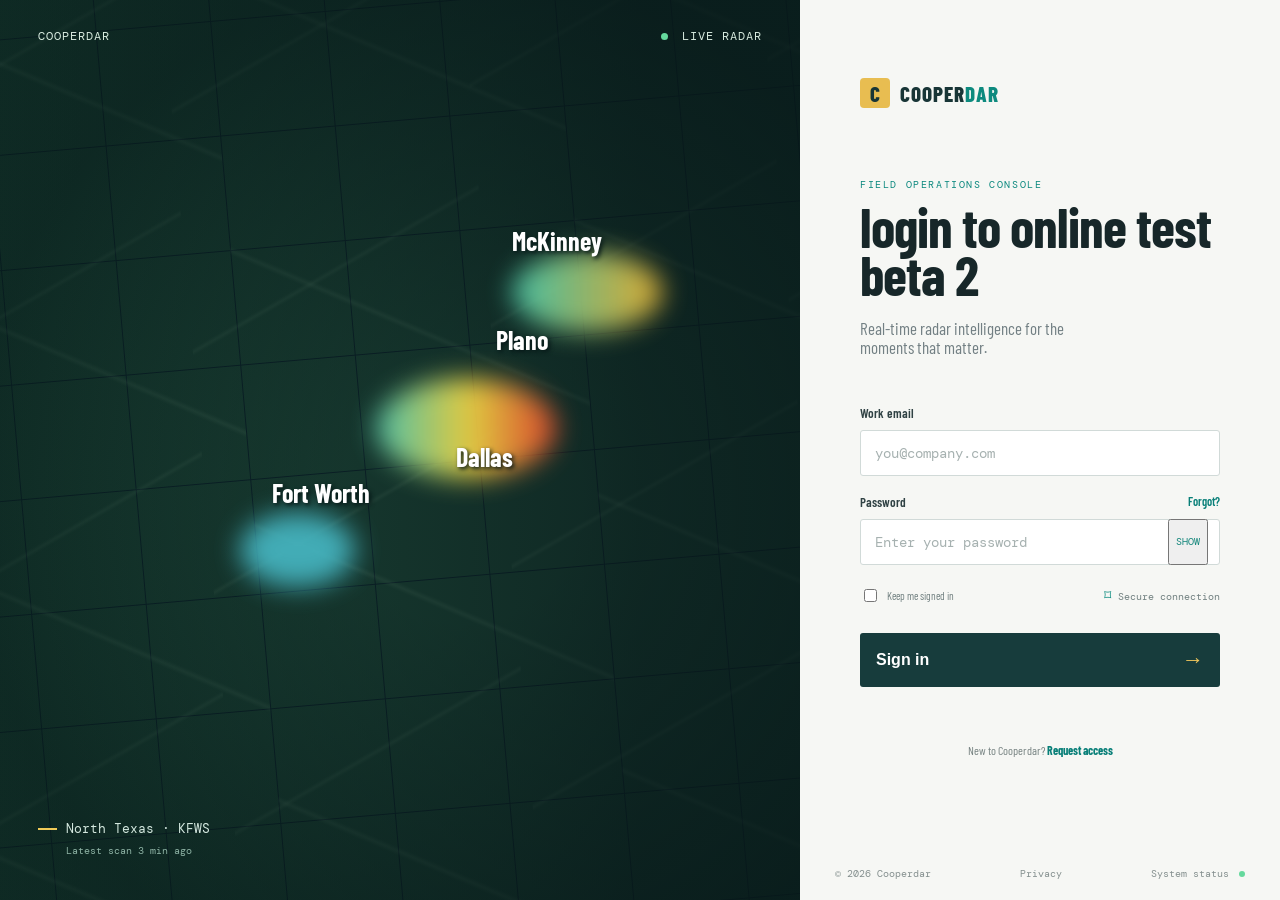
<file: login.html>
<!doctype html>
<html lang="en">
<head>
	<meta charset="utf-8">
	<meta name="viewport" content="width=device-width, initial-scale=1">
	<title>Cooperdar | Sign in</title>
	<link rel="preconnect" href="https://fonts.googleapis.com">
	<link rel="preconnect" href="https://fonts.gstatic.com" crossorigin>
	<link href="https://fonts.googleapis.com/css2?family=Barlow+Condensed:wght@500;600;700;800&family=DM+Mono:wght@400;500&display=swap" rel="stylesheet">
	<link rel="stylesheet" href="css/login.css">
</head>
<body>
	<main class="login-page">
		<section class="radar-preview" aria-label="Cooperdar live radar preview">
			<div class="preview-map"></div>
			<div class="preview-wash"></div>
			<div class="preview-top"><span>COOPERDAR</span><span><i></i> LIVE RADAR</span></div>
			<div class="preview-label fort-worth">Fort Worth</div><div class="preview-label dallas">Dallas</div><div class="preview-label plano">Plano</div><div class="preview-label mckinney">McKinney</div>
			<div class="preview-storm storm-one"></div><div class="preview-storm storm-two"></div><div class="preview-storm storm-three"></div>
			<div class="preview-caption"><span class="caption-line"></span><span>North Texas · KFWS</span><small>Latest scan 3 min ago</small></div>
		</section>
		<section class="login-panel">
			<div class="login-content">
				<div class="login-brand"><span class="brand-mark">C</span><span>COOPER<span>DAR</span></span></div>
				<div class="login-heading"><p class="eyebrow">FIELD OPERATIONS CONSOLE</p><h1>login to online test beta 2</h1><p class="intro">Real-time radar intelligence for the moments that matter.</p></div>
				<form id="login-form" novalidate>
					<label for="email">Work email</label><input id="email" name="email" type="email" autocomplete="email" placeholder="you@company.com" required>
					<label for="password">Password <a href="#reset">Forgot?</a></label><div class="password-field"><input id="password" name="password" type="password" autocomplete="current-password" placeholder="Enter your password" required><button id="toggle-password" type="button" aria-label="Show password">SHOW</button></div>
					<div class="form-options"><label class="check-label"><input type="checkbox" name="remember"><span>Keep me signed in</span></label><span class="secure"><span class="lock">⌑</span> Secure connection</span></div>
					<button class="submit-button" type="submit">Sign in <span>→</span></button><p id="form-message" class="form-message" role="status"></p>
				</form>
				<p class="request-access">New to Cooperdar? <a href="#request">Request access</a></p>
			</div>
			<footer class="login-footer"><span>© 2026 Cooperdar</span><span>Privacy</span><span>System status <i></i></span></footer>
		</section>
	</main>
	<script src="js/login.js"></script>
</body>
</html>
</file>
<file: css/login.css>
*{box-sizing:border-box}html,body{margin:0;min-height:100%;background:#101516;color:#f4f7f4;font-family:'Barlow Condensed',Arial,sans-serif}.login-page{min-height:100vh;display:grid;grid-template-columns:minmax(0,1.25fr) minmax(430px,.75fr)}.radar-preview{position:relative;overflow:hidden;min-height:100vh;background:#204d3c}.preview-map{position:absolute;inset:-4%;background-color:#204d3c;background-image:linear-gradient(28deg,transparent 44%,#8fbf9c28 45%,transparent 46%),linear-gradient(155deg,transparent 52%,#8fbf9c24 53%,transparent 54%),linear-gradient(90deg,#0b242d 1px,transparent 1px),linear-gradient(#0b242d 1px,transparent 1px);background-size:300px 240px,260px 210px,100px 100px,100px 100px;transform:rotate(-5deg) scale(1.15)}.preview-wash{position:absolute;inset:0;background:linear-gradient(90deg,#07161824,#071618aa 80%),radial-gradient(ellipse at 58% 55%,transparent 0 18%,#05181799 75%)}.preview-top{position:absolute;top:28px;left:38px;right:38px;display:flex;justify-content:space-between;font:12px 'DM Mono',monospace;letter-spacing:1px;color:#d8ebdf}.preview-top i,.login-footer i{display:inline-block;width:7px;height:7px;border-radius:50%;background:#65d99d;margin-right:6px}.preview-label{position:absolute;color:#fff;font-size:26px;font-weight:700;text-shadow:2px 2px 4px #061717;z-index:1}.fort-worth{left:34%;top:53%}.dallas{left:57%;top:49%}.plano{left:62%;top:36%}.mckinney{left:64%;top:25%}.preview-storm{position:absolute;border-radius:50%;filter:blur(13px);opacity:.9}.storm-one{width:180px;height:100px;left:47%;top:42%;background:linear-gradient(90deg,#56cfb6,#f6db44 52%,#ed482c)}.storm-two{width:115px;height:74px;left:30%;top:57%;background:#47b9c5}.storm-three{width:150px;height:80px;left:64%;top:28%;background:linear-gradient(90deg,#4bceb1,#f2b934)}.preview-caption{position:absolute;left:38px;bottom:43px;display:grid;grid-template-columns:28px auto;color:#d4e8df;font:13px 'DM Mono',monospace}.preview-caption small{grid-column:2;color:#8fb4a6;margin-top:7px;font-size:10px}.caption-line{width:19px;height:2px;margin-top:8px;background:#f0ca58}.login-panel{display:flex;flex-direction:column;background:#f6f7f4;color:#1b292a}.login-content{width:min(360px,calc(100% - 80px));margin:auto}.login-brand{display:flex;align-items:center;gap:10px;color:#183536;font-size:21px;font-weight:800;letter-spacing:1px}.brand-mark{display:grid;place-items:center;width:30px;height:30px;border-radius:4px;background:#e8bd51;color:#183536}.login-brand>span:last-child>span{color:#0d8a7e}.eyebrow{margin:70px 0 12px;color:#0b887e;font:10px 'DM Mono',monospace;letter-spacing:1.6px}.login-heading h1{margin:0;color:#172729;font-size:55px;line-height:.87;letter-spacing:-1px}.login-heading h1 em{color:#0a8b7e;font-style:normal}.intro{max-width:250px;margin:20px 0 38px;color:#738084;font-size:17px;line-height:1.15}form{display:grid;gap:9px}form>label{margin-top:9px;color:#304244;font-size:13px;font-weight:600}form>label a{float:right;color:#087f78;text-decoration:none;font-size:12px}.password-field{position:relative}.password-field input{padding-right:58px}.password-field button{position:absolute;right:12px;top:0;height:100%;color:#16877c;font:10px 'DM Mono',monospace}.login-panel input:not([type=checkbox]){width:100%;border:1px solid #d1dad8;border-radius:3px;background:#fff;padding:13px 14px;color:#1b292a;font:14px 'DM Mono',monospace;outline:none}.login-panel input:not([type=checkbox]):focus{border-color:#168a80;box-shadow:0 0 0 3px #168a8017}.login-panel input::placeholder{color:#a6b1b0}.form-options{display:flex;justify-content:space-between;align-items:center;margin:12px 0 19px;color:#718080;font-size:11px}.check-label{display:flex;align-items:center;gap:7px}.check-label input{accent-color:#087f78}.secure{font:10px 'DM Mono',monospace}.lock{color:#0a8b7e;font-size:14px}.submit-button{display:flex;justify-content:space-between;align-items:center;border:0;border-radius:3px;background:#173c3c;color:#fff;padding:14px 16px;font-size:16px;font-weight:700}.submit-button span{color:#edc45b;font-size:22px}.submit-button:hover{background:#0b7771}.form-message{min-height:16px;margin:3px 0 0;color:#b4553e;font:11px 'DM Mono',monospace}.request-access{margin-top:28px;color:#768281;font-size:12px;text-align:center}.request-access a{color:#087f78;font-weight:700;text-decoration:none}.login-footer{display:flex;justify-content:space-between;padding:20px 35px;color:#85908f;font:10px 'DM Mono',monospace}.login-footer i{width:6px;height:6px;margin:0 0 0 4px}
@media(max-width:800px){.login-page{grid-template-columns:1fr}.radar-preview{min-height:220px;height:30vh}.preview-top{top:18px;left:20px;right:20px}.preview-caption{left:20px;bottom:20px}.preview-label{font-size:18px}.login-content{width:min(390px,calc(100% - 48px));padding:42px 0}.eyebrow{margin-top:35px}.login-footer{padding:16px 24px}.login-footer span:nth-child(2){display:none}}
</file>
